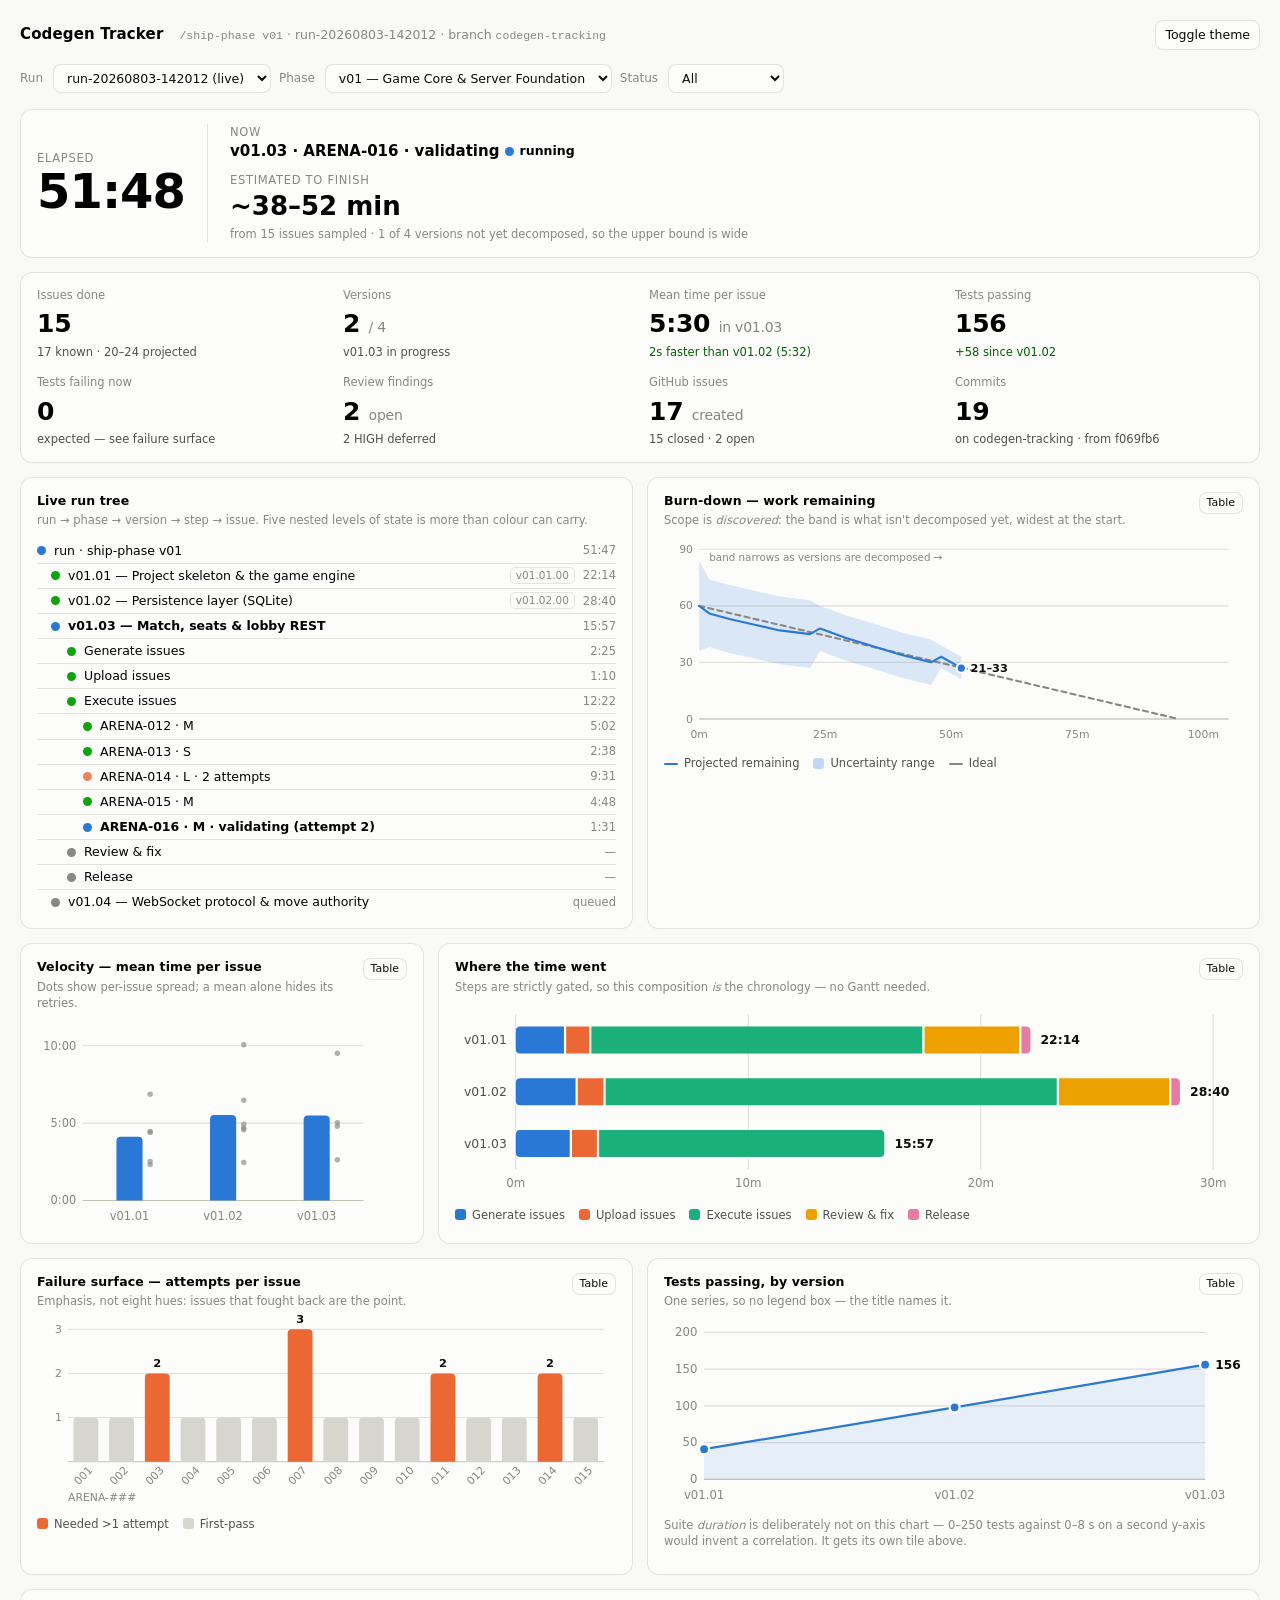
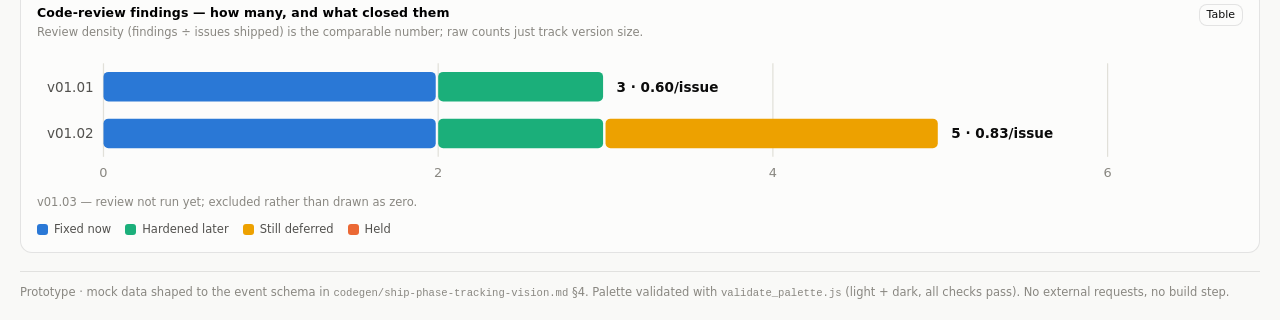
<file: codegen/dashboard/prototype.html>
<!doctype html>
<html lang="en">
<head>
<meta charset="utf-8">
<meta name="viewport" content="width=device-width, initial-scale=1">
<title>Codegen Tracker — /ship-phase v01</title>
<style>
/* ───────────────────────────────────────────────────────────────────────────
   PALETTE — validated with dataviz/scripts/validate_palette.js
     light  #2a78d6,#eb6834,#1baf7a,#eda100,#e87ba4  → ALL PASS
            (contrast WARN on aqua/yellow/magenta → relief: direct labels + table view)
     dark   #3987e5,#d95926,#199e70,#c98500,#d55181  → ALL PASS
   Dark steps are selected for the dark surface, not an automatic flip.
   ─────────────────────────────────────────────────────────────────────────── */
.viz-root{
  color-scheme: light;
  --surface-1:#fcfcfb; --plane:#f9f9f7;
  --text-primary:#0b0b0b; --text-secondary:#52514e; --text-muted:#898781;
  --grid:#e1e0d9; --axis:#c3c2b7; --border:rgba(11,11,11,.10);
  --series-1:#2a78d6; --series-2:#eb6834; --series-3:#1baf7a;
  --series-4:#eda100; --series-5:#e87ba4;
  --seq-200:#9ec5f4; --seq-350:#5598e7; --seq-450:#2a78d6; --seq-600:#184f95;
  --deemph:#d6d5cf;
  --good:#0ca30c; --warning:#fab219; --serious:#ec835a; --critical:#d03b3b;
  --delta-good:#006300;
}
@media (prefers-color-scheme: dark){
  :root:where(:not([data-theme="light"])) .viz-root{
    color-scheme: dark;
    --surface-1:#1a1a19; --plane:#0d0d0d;
    --text-primary:#ffffff; --text-secondary:#c3c2b7; --text-muted:#898781;
    --grid:#2c2c2a; --axis:#383835; --border:rgba(255,255,255,.10);
    --series-1:#3987e5; --series-2:#d95926; --series-3:#199e70;
    --series-4:#c98500; --series-5:#d55181;
    --seq-200:#184f95; --seq-350:#256abf; --seq-450:#3987e5; --seq-600:#9ec5f4;
    --deemph:#3a3a37;
    --delta-good:#0ca30c;
  }
}
:root[data-theme="dark"] .viz-root{
  color-scheme: dark;
  --surface-1:#1a1a19; --plane:#0d0d0d;
  --text-primary:#ffffff; --text-secondary:#c3c2b7; --text-muted:#898781;
  --grid:#2c2c2a; --axis:#383835; --border:rgba(255,255,255,.10);
  --series-1:#3987e5; --series-2:#d95926; --series-3:#199e70;
  --series-4:#c98500; --series-5:#d55181;
  --seq-200:#184f95; --seq-350:#256abf; --seq-450:#3987e5; --seq-600:#9ec5f4;
  --deemph:#3a3a37;
  --delta-good:#0ca30c;
}

*{box-sizing:border-box}
body{margin:0;background:var(--plane);color:var(--text-primary);
  font-family:system-ui,-apple-system,"Segoe UI",Roboto,sans-serif;font-size:14px;line-height:1.45}
.viz-root{background:var(--plane);min-height:100vh;padding:20px}
.wrap{max-width:1240px;margin:0 auto}

/* header + filters ------------------------------------------------------- */
.topbar{display:flex;flex-wrap:wrap;align-items:baseline;gap:10px 16px;margin-bottom:14px}
.topbar h1{font-size:15px;font-weight:600;margin:0;letter-spacing:.01em}
.topbar .sub{color:var(--text-muted);font-size:12.5px}
.spacer{flex:1}
/* One filter row, above everything it scopes — never per-chart. */
.filters{display:flex;flex-wrap:wrap;gap:8px;align-items:center;margin-bottom:16px}
.filters label{color:var(--text-muted);font-size:12px;margin-right:2px}
select,.btn{font:inherit;font-size:12.5px;color:var(--text-primary);background:var(--surface-1);
  border:1px solid var(--border);border-radius:8px;padding:5px 9px;cursor:pointer}
.btn[aria-pressed="true"]{background:var(--seq-200);border-color:transparent}

/* cards ------------------------------------------------------------------ */
.grid{display:grid;grid-template-columns:repeat(12,1fr);gap:14px}
.card{background:var(--surface-1);border:1px solid var(--border);border-radius:12px;padding:14px 16px;min-width:0}
.card h2{font-size:12.5px;font-weight:600;margin:0 0 2px;letter-spacing:.01em}
.card .note{color:var(--text-muted);font-size:11.5px;margin:0 0 10px}
.c12{grid-column:span 12}.c8{grid-column:span 8}.c6{grid-column:span 6}.c4{grid-column:span 4}
@media(max-width:900px){.c8,.c6,.c4{grid-column:span 12}}

/* hero ------------------------------------------------------------------- */
.hero{display:flex;flex-wrap:wrap;gap:22px;align-items:center}
.hero .now{font-size:15px;font-weight:600}
.hero .elapsed{font-size:48px;font-weight:600;letter-spacing:-.02em;line-height:1.05}
.hero .lbl{color:var(--text-muted);font-size:11.5px;text-transform:uppercase;letter-spacing:.06em}
.eta{border-left:1px solid var(--border);padding-left:22px}
.eta .val{font-size:26px;font-weight:600}
/* Status = icon + label + color. Never colour alone. */
.status{display:inline-flex;align-items:center;gap:6px;font-size:12.5px;font-weight:600}
.dot{width:9px;height:9px;border-radius:50%;flex:none}
.s-run .dot{background:var(--series-1);animation:pulse 1.6s ease-in-out infinite}
.s-ok  .dot{background:var(--good)} .s-fail .dot{background:var(--critical)}
.s-held .dot{background:var(--serious)} .s-skip .dot{background:var(--text-muted)}
@keyframes pulse{0%,100%{opacity:1}50%{opacity:.35}}
/* The status word always carries the state; the pulse is decoration only. */
@media (prefers-reduced-motion: reduce){
  *{animation:none !important;transition:none !important}
}
/* Visible focus for keyboard users on every interactive mark. */
.hit:focus-visible,.btn:focus-visible,select:focus-visible{
  outline:2px solid var(--series-1);outline-offset:2px}

/* KPI tiles -------------------------------------------------------------- */
.kpis{display:grid;grid-template-columns:repeat(4,1fr);gap:14px 18px}
@media(max-width:1000px){.kpis{grid-template-columns:repeat(2,1fr)}}
@media(max-width:620px){.kpis{grid-template-columns:repeat(2,1fr)}}
.kpi .lbl{color:var(--text-muted);font-size:11.5px;margin-bottom:3px}
.kpi .val{font-size:25px;font-weight:600;letter-spacing:-.01em}
.kpi .val small{font-size:14px;font-weight:500;color:var(--text-muted)}
.kpi .delta{font-size:11.5px;color:var(--text-secondary);margin-top:1px}
.kpi .delta.up{color:var(--delta-good)}

/* tree ------------------------------------------------------------------- */
.tree{font-size:12.5px}
.tnode{display:flex;align-items:center;gap:8px;padding:3px 0;border-bottom:1px solid var(--grid)}
.tnode:last-child{border-bottom:0}
.tname{flex:1;min-width:0;overflow:hidden;text-overflow:ellipsis;white-space:nowrap}
.tdur{color:var(--text-muted);font-variant-numeric:tabular-nums;font-size:11.5px}
.d1{padding-left:14px}.d2{padding-left:30px}.d3{padding-left:46px}
.tnode.active .tname{font-weight:600}
.tag{font-size:10.5px;color:var(--text-muted);border:1px solid var(--border);border-radius:5px;padding:0 5px}

/* charts ----------------------------------------------------------------- */
svg{display:block;width:100%;height:auto;overflow:visible}
.ax{font-size:10.5px;fill:var(--text-muted);font-variant-numeric:tabular-nums}
.axl{font-size:11px;fill:var(--text-secondary)}
.dlabel{font-size:11px;fill:var(--text-primary);font-weight:600}
.gridline{stroke:var(--grid);stroke-width:1}
.axisline{stroke:var(--axis);stroke-width:1}
.legend{display:flex;flex-wrap:wrap;gap:4px 14px;margin-top:10px;font-size:11.5px;color:var(--text-secondary)}
.legend span{display:inline-flex;align-items:center;gap:6px}
.key{width:11px;height:11px;border-radius:3px;flex:none}
.key.line{height:2px;border-radius:2px;width:14px}

/* table view (the WCAG-clean twin every chart needs) --------------------- */
table{border-collapse:collapse;width:100%;font-size:12px;margin-top:8px}
th,td{text-align:right;padding:4px 8px;border-bottom:1px solid var(--grid);font-variant-numeric:tabular-nums}
th:first-child,td:first-child{text-align:left;font-variant-numeric:normal}
th{color:var(--text-muted);font-weight:500}
[hidden]{display:none !important}
.cardhead{display:flex;align-items:flex-start;gap:10px}
.cardhead .spacer{flex:1}
.tv{font-size:11px;padding:2px 7px}

/* tooltip ---------------------------------------------------------------- */
#tip{position:fixed;z-index:50;pointer-events:none;opacity:0;transition:opacity .09s;
  background:var(--surface-1);border:1px solid var(--border);border-radius:8px;padding:7px 9px;
  box-shadow:0 6px 22px rgba(0,0,0,.16);font-size:12px;max-width:250px}
#tip .v{font-weight:600;font-size:13px}
#tip .r{display:flex;align-items:center;gap:6px;color:var(--text-secondary);margin-top:2px}
#tip .lk{width:12px;height:2px;border-radius:2px;flex:none}
.hit{fill:transparent;cursor:pointer}
.mark:hover,.mark:focus{filter:brightness(1.12)}
footer{color:var(--text-muted);font-size:11.5px;margin-top:18px;padding-top:12px;border-top:1px solid var(--border)}
code{font-family:ui-monospace,SFMono-Regular,Menlo,monospace;font-size:.92em}
</style>
</head>
<body>
<div class="viz-root">
<div class="wrap">

  <div class="topbar">
    <h1>Codegen Tracker</h1>
    <span class="sub"><code>/ship-phase v01</code> · run-20260803-142012 · branch <code>codegen-tracking</code></span>
    <span class="spacer"></span>
    <button class="btn" id="theme">Toggle theme</button>
  </div>

  <!-- ONE filter row, scoping everything below. Never inside a chart card. -->
  <div class="filters">
    <label for="f-run">Run</label>
    <select id="f-run"><option>run-20260803-142012 (live)</option><option>run-20260802-091500</option><option>Compare last 5 runs…</option></select>
    <label for="f-phase">Phase</label>
    <select id="f-phase"><option>v01 — Game Core &amp; Server Foundation</option><option>All phases</option></select>
    <label for="f-status">Status</label>
    <select id="f-status"><option>All</option><option>Failed only</option><option>Retried only</option></select>
  </div>

  <div class="grid">

    <!-- 1 · RUN HEADER — hero figure, not a chart -->
    <div class="card c12">
      <div class="hero">
        <div>
          <div class="lbl">Elapsed</div>
          <div class="elapsed" id="h-elapsed">51:47</div>
        </div>
        <div class="eta">
          <div class="lbl">Now</div>
          <div class="now">v01.03 · ARENA-016 · validating <span class="status s-run"><span class="dot"></span>running</span></div>
          <div class="lbl" style="margin-top:9px">Estimated to finish</div>
          <!-- ETA is a RANGE, never a point. Blank until ≥1 version has finished. -->
          <div class="val" id="h-eta">~38–52 min</div>
          <div class="sub" style="color:var(--text-muted);font-size:11.5px">
            from 15 issues sampled · 1 of 4 versions not yet decomposed, so the upper bound is wide
          </div>
        </div>
      </div>
    </div>

    <!-- 2 · KPI ROW — stat tiles -->
    <div class="card c12">
      <div class="kpis" id="kpis"></div>
    </div>

    <!-- 3 · LIVE TREE — the primary panel; a tree, not a chart -->
    <div class="card c6">
      <div class="cardhead"><div>
        <h2>Live run tree</h2>
        <p class="note">run → phase → version → step → issue. Five nested levels of state is more than colour can carry.</p>
      </div></div>
      <div class="tree" id="tree"></div>
    </div>

    <!-- 4 · BURN-DOWN -->
    <div class="card c6">
      <div class="cardhead">
        <div>
          <h2>Burn-down — work remaining</h2>
          <p class="note">Scope is <em>discovered</em>: the band is what isn't decomposed yet, widest at the start.</p>
        </div>
        <span class="spacer"></span>
        <button class="btn tv" data-tv="tv-burn" aria-pressed="false">Table</button>
      </div>
      <div id="c-burn"></div>
      <div class="legend">
        <span><i class="key line" style="background:var(--series-1)"></i>Projected remaining</span>
        <span><i class="key" style="background:var(--series-1);opacity:.28"></i>Uncertainty range</span>
        <span><i class="key line" style="background:var(--text-muted)"></i>Ideal</span>
      </div>
      <div id="tv-burn" hidden></div>
    </div>

    <!-- 5 · VELOCITY -->
    <div class="card c4">
      <div class="cardhead">
        <div><h2>Velocity — mean time per issue</h2>
        <p class="note">Dots show per-issue spread; a mean alone hides its retries.</p></div>
        <span class="spacer"></span>
        <button class="btn tv" data-tv="tv-vel" aria-pressed="false">Table</button>
      </div>
      <div id="c-vel"></div>
      <div id="tv-vel" hidden></div>
    </div>

    <!-- 6 · WHERE TIME WENT -->
    <div class="card c8">
      <div class="cardhead">
        <div><h2>Where the time went</h2>
        <p class="note">Steps are strictly gated, so this composition <em>is</em> the chronology — no Gantt needed.</p></div>
        <span class="spacer"></span>
        <button class="btn tv" data-tv="tv-time" aria-pressed="false">Table</button>
      </div>
      <div id="c-time"></div>
      <div class="legend" id="l-time"></div>
      <div id="tv-time" hidden></div>
    </div>

    <!-- 7 · FAILURE SURFACE -->
    <div class="card c6">
      <div class="cardhead">
        <div><h2>Failure surface — attempts per issue</h2>
        <p class="note">Emphasis, not eight hues: issues that fought back are the point.</p></div>
        <span class="spacer"></span>
        <button class="btn tv" data-tv="tv-fail" aria-pressed="false">Table</button>
      </div>
      <div id="c-fail"></div>
      <div class="legend">
        <span><i class="key" style="background:var(--series-2)"></i>Needed &gt;1 attempt</span>
        <span><i class="key" style="background:var(--deemph)"></i>First-pass</span>
      </div>
      <div id="tv-fail" hidden></div>
    </div>

    <!-- 8 · SUITE TRAJECTORY -->
    <div class="card c6">
      <div class="cardhead">
        <div><h2>Tests passing, by version</h2>
        <p class="note">One series, so no legend box — the title names it.</p></div>
        <span class="spacer"></span>
        <button class="btn tv" data-tv="tv-suite" aria-pressed="false">Table</button>
      </div>
      <div id="c-suite"></div>
      <p class="note" style="margin-top:8px">
        Suite <em>duration</em> is deliberately not on this chart — 0–250 tests against 0–8 s on a second
        y-axis would invent a correlation. It gets its own tile above.
      </p>
      <div id="tv-suite" hidden></div>
    </div>

    <!-- 9 · QUALITY FLOW -->
    <div class="card c12">
      <div class="cardhead">
        <div><h2>Code-review findings — how many, and what closed them</h2>
        <p class="note">Review density (findings ÷ issues shipped) is the comparable number; raw counts just track version size.</p></div>
        <span class="spacer"></span>
        <button class="btn tv" data-tv="tv-q" aria-pressed="false">Table</button>
      </div>
      <div id="c-q"></div>
      <div class="legend" id="l-q"></div>
      <div id="tv-q" hidden></div>
    </div>

  </div>

  <footer>
    Prototype · mock data shaped to the event schema in
    <code>codegen/ship-phase-tracking-vision.md</code> §4. Palette validated with
    <code>validate_palette.js</code> (light + dark, all checks pass). No external requests, no build step.
  </footer>
</div>
</div>
<div id="tip" role="status" aria-live="polite"></div>

<script>
/* ── mock run, shaped exactly like the event log would reduce to ─────────── */
const V = [
  {id:'v01.01', title:'Project skeleton & the game engine', status:'ok',   tag:'v01.01.00',
   steps:{generate:130,upload:65,execute:860,review:250,release:29}, tests:41,  issues:5,
   find:{fixnow:2,hard:1,defer:0,held:0}},
  {id:'v01.02', title:'Persistence layer (SQLite)',         status:'ok',   tag:'v01.02.00',
   steps:{generate:160,upload:72,execute:1170,review:290,release:28}, tests:98, issues:6,
   find:{fixnow:2,hard:1,defer:2,held:0}},
  {id:'v01.03', title:'Match, seats & lobby REST',          status:'run',  tag:null,
   steps:{generate:145,upload:70,execute:742,review:0,release:0},   tests:156, issues:6,
   find:{fixnow:0,hard:0,defer:0,held:0}},
  {id:'v01.04', title:'WebSocket protocol & move authority',status:'todo', tag:null,
   steps:null, tests:null, issues:5, find:null}
];
const ISSUES = [
  {id:'ARENA-001',v:'v01.01',size:'M',dur:268,att:1}, {id:'ARENA-002',v:'v01.01',size:'S',dur:151,att:1},
  {id:'ARENA-003',v:'v01.01',size:'M',dur:412,att:2}, {id:'ARENA-004',v:'v01.01',size:'S',dur:139,att:1},
  {id:'ARENA-005',v:'v01.01',size:'M',dur:264,att:1},
  {id:'ARENA-006',v:'v01.02',size:'M',dur:281,att:1}, {id:'ARENA-007',v:'v01.02',size:'L',dur:604,att:3},
  {id:'ARENA-008',v:'v01.02',size:'S',dur:147,att:1}, {id:'ARENA-009',v:'v01.02',size:'M',dur:296,att:1},
  {id:'ARENA-010',v:'v01.02',size:'M',dur:274,att:1}, {id:'ARENA-011',v:'v01.02',size:'M',dur:389,att:2},
  {id:'ARENA-012',v:'v01.03',size:'M',dur:302,att:1}, {id:'ARENA-013',v:'v01.03',size:'S',dur:158,att:1},
  {id:'ARENA-014',v:'v01.03',size:'L',dur:571,att:2}, {id:'ARENA-015',v:'v01.03',size:'M',dur:288,att:1}
];
const REPO = {branch:'codegen-tracking', head:'f069fb6', remote:'origin',
              created:17, closed:15, commits:19};
// v01.04 is NOT decomposed yet — its issue count does not exist.
const DECOMPOSED = ['v01.01','v01.02','v01.03'];
const EST_LO=3, EST_HI=7;                     // roadmap band per undecomposed version
const STEPS = [['generate','Generate issues',1],['upload','Upload issues',2],
               ['execute','Execute issues',3],['review','Review & fix',4],['release','Release',5]];
const QSEG  = [['fixnow','Fixed now',1],['hard','Hardened later',3],['defer','Still deferred',4],['held','Held',2]];

const S=v=>`var(--series-${v})`;
const mmss=s=>`${Math.floor(s/60)}:${String(Math.round(s%60)).padStart(2,'0')}`;
const W=v=>({S:1,M:3,L:5})[v.size];
const el=(id)=>document.getElementById(id);
const svg=(w,h)=>`<svg viewBox="0 0 ${w} ${h}" role="img">`;

/* ── tooltip: textContent only — labels are untrusted data ──────────────── */
const tip=el('tip');
function showTip(e,title,rows){
  tip.textContent='';
  const t=document.createElement('div'); t.className='v'; t.textContent=title; tip.appendChild(t);
  rows.forEach(([label,val,color])=>{
    const r=document.createElement('div'); r.className='r';
    if(color){const k=document.createElement('i');k.className='lk';k.style.background=color;r.appendChild(k);}
    const s=document.createElement('span'); s.textContent=label+' '+val; r.appendChild(s);
    tip.appendChild(r);
  });
  tip.style.opacity='1';
  const pad=14, w=tip.offsetWidth, h=tip.offsetHeight;
  tip.style.left=Math.min(e.clientX+pad, innerWidth-w-8)+'px';
  tip.style.top =Math.max(8, e.clientY-h-pad)+'px';
}
const hideTip=()=>tip.style.opacity='0';
function bind(node,title,rows){
  node.addEventListener('pointermove',e=>showTip(e,title,rows));
  node.addEventListener('pointerleave',hideTip);
  node.addEventListener('focus',e=>{const r=node.getBoundingClientRect();
    showTip({clientX:r.left+r.width/2,clientY:r.top},title,rows);});
  node.addEventListener('blur',hideTip);
  node.setAttribute('tabindex','0');
}

/* ── 2 · KPI tiles ──────────────────────────────────────────────────────── */
const done=ISSUES.length, planned=V.reduce((a,v)=>a+v.issues,0);
const meanIssue=ISSUES.reduce((a,i)=>a+i.dur,0)/done;
const firstPass=Math.round(ISSUES.filter(i=>i.att===1).length/done*100);
const findOpen=V.reduce((a,v)=>a+(v.find?v.find.defer+v.find.held:0),0);
const vmean=id=>{const d=ISSUES.filter(i=>i.v===id);return d.reduce((a,i)=>a+i.dur,0)/d.length;};
const velD=(vmean('v01.03')-vmean('v01.02'))/vmean('v01.02')*100;
const undec = V.filter(v=>!DECOMPOSED.includes(v.id)).length;
const known = V.filter(v=>DECOMPOSED.includes(v.id)).reduce((a,v)=>a+v.issues,0);
const m2=vmean('v01.02'), m3=vmean('v01.03'), diff=Math.round(m2-m3);
el('kpis').innerHTML=[
  ['Issues done',`${done}`,`${known} known · ${known+undec*EST_LO}–${known+undec*EST_HI} projected`,''],
  ['Versions','2 <small>/ 4</small>','v01.03 in progress',''],
  // label names the unit AND the subject; delta names the comparison, shows its value,
  // and states the direction in words — never an arrow alone on a time metric.
  ['Mean time per issue',mmss(m3)+' <small>in v01.03</small>',
     `${Math.abs(diff)}s ${diff>0?'faster':'slower'} than v01.02 (${mmss(m2)})`, diff>0?'up':''],
  ['Tests passing','156','+58 since v01.02','up'],
  ['Tests failing now','0','expected — see failure surface',''],
  ['Review findings','2 <small>open</small>','2 HIGH deferred',''],
  ['GitHub issues',`${REPO.created} <small>created</small>`,`${REPO.closed} closed · ${REPO.created-REPO.closed} open`,''],
  ['Commits',`${REPO.commits}`,`on ${REPO.branch} · from ${REPO.head}`,'']
].map(([l,v,d,c])=>`<div class="kpi"><div class="lbl">${l}</div><div class="val">${v}</div><div class="delta ${c}">${d}</div></div>`).join('');

/* ── 3 · live tree ──────────────────────────────────────────────────────── */
(function(){
  const sc={ok:'s-ok',run:'s-run',todo:'s-skip',fail:'s-fail'};
  const word={ok:'done',run:'running',todo:'queued',fail:'failed'};
  let h=`<div class="tnode"><span class="status s-run"><span class="dot"></span></span>
        <span class="tname">run · ship-phase v01</span><span class="tdur">51:47</span></div>`;
  V.forEach(v=>{
    const total=v.steps?Object.values(v.steps).reduce((a,b)=>a+b,0):null;
    h+=`<div class="tnode d1 ${v.status==='run'?'active':''}">
        <span class="status ${sc[v.status]}"><span class="dot"></span></span>
        <span class="tname">${v.id} — ${v.title}</span>
        ${v.tag?`<span class="tag">${v.tag}</span>`:''}
        <span class="tdur">${total?mmss(total):word[v.status]}</span></div>`;
    if(v.status==='run'){
      STEPS.forEach(([k,label])=>{
        const d=v.steps[k];
        h+=`<div class="tnode d2"><span class="status ${d?'s-ok':'s-skip'}"><span class="dot"></span></span>
            <span class="tname">${label}</span><span class="tdur">${d?mmss(d):'—'}</span></div>`;
        if(k==='execute'){
          ISSUES.filter(i=>i.v===v.id).forEach(i=>{
            h+=`<div class="tnode d3"><span class="status ${i.att>1?'s-held':'s-ok'}"><span class="dot"></span></span>
                <span class="tname">${i.id} · ${i.size}${i.att>1?` · ${i.att} attempts`:''}</span>
                <span class="tdur">${mmss(i.dur)}</span></div>`;
          });
          h+=`<div class="tnode d3 active"><span class="status s-run"><span class="dot"></span></span>
              <span class="tname">ARENA-016 · M · validating (attempt 2)</span><span class="tdur">1:31</span></div>`;
        }
      });
    }
  });
  el('tree').innerHTML=h;
})();

/* ── 4 · burn-down: PROJECTED total (line) + uncertainty range (band) ──────
   Scope is discovered, not declared. Plotting only *known* remaining would drop the
   line to zero at every version boundary — reading as "finished" when it means "the
   next version isn't decomposed yet". So the line is the best estimate of total
   remaining (known + midpoint), and the band is the low–high range. The band is
   widest at t=0, when the total is entirely inference, and narrows as versions land. */
(function(){
  const LO=9, HI=21;                       // points per undecomposed version (3–7 issues × ~3)
  // [elapsed_min, known_points, undecomposed_versions]
  const TL=[[0,0,4],[2,11,3],[6,8,3],[11,5,3],[16,2,3],[22,0,3],
            [24,18,2],[29,13,2],[34,9,2],[40,4,2],[46,0,2],[48,18,1],[52,12,1]];
  const lo=p=>p[1]+p[2]*LO, hi=p=>p[1]+p[2]*HI, mid=p=>(lo(p)+hi(p))/2;
  const W_=560,H=200,L=34,R=14,T=10,B=26, maxX=105, maxY=90;
  const x=v=>L+(v/maxX)*(W_-L-R), y=v=>T+(1-v/maxY)*(H-T-B);
  let s=svg(W_,H);
  [0,30,60,90].forEach(g=>{ s+=`<line class="gridline" x1="${L}" x2="${W_-R}" y1="${y(g)}" y2="${y(g)}"/>
      <text class="ax" x="${L-6}" y="${y(g)+3.5}" text-anchor="end">${g}</text>`; });
  s+=`<line class="axisline" x1="${L}" x2="${W_-R}" y1="${y(0)}" y2="${y(0)}"/>`;
  [0,25,50,75,100].forEach(t=>s+=`<text class="ax" x="${x(t)}" y="${H-8}" text-anchor="middle">${t}m</text>`);
  const up=TL.map(p=>`${x(p[0]).toFixed(1)},${y(hi(p)).toFixed(1)}`).join(' L');
  const dn=TL.slice().reverse().map(p=>`${x(p[0]).toFixed(1)},${y(lo(p)).toFixed(1)}`).join(' L');
  s+=`<path d="M${up} L${dn} Z" fill="${S(1)}" opacity=".16"/>`;
  s+=`<line x1="${x(0)}" y1="${y(mid(TL[0]))}" x2="${x(95)}" y2="${y(0)}"
        stroke="var(--text-muted)" stroke-width="2" stroke-dasharray="5 4" stroke-linecap="round"/>`;
  s+=`<path d="M${TL.map(p=>x(p[0]).toFixed(1)+','+y(mid(p)).toFixed(1)).join(' L')}"
        fill="none" stroke="${S(1)}" stroke-width="2" stroke-linejoin="round" stroke-linecap="round"/>`;
  const lp=TL[TL.length-1];
  s+=`<circle cx="${x(lp[0])}" cy="${y(mid(lp))}" r="4.5" fill="${S(1)}" stroke="var(--surface-1)" stroke-width="2"/>`;
  s+=`<text class="dlabel" x="${x(lp[0])+9}" y="${y(mid(lp))+4}">${lo(lp)}–${hi(lp)}</text>`;
  s+=`<text class="ax" x="${x(2)}" y="${y(84)}" style="font-size:10px">band narrows as versions are decomposed →</text>`;
  TL.forEach((p,i)=>{ s+=`<rect class="hit" data-i="${i}" x="${x(p[0])-11}" y="${T}" width="22" height="${H-T-B}"/>`; });
  s+='</svg>';
  el('c-burn').innerHTML=s;
  el('c-burn').querySelectorAll('.hit').forEach(n=>{
    const p=TL[+n.dataset.i];
    bind(n,`${p[0]} min elapsed`,[
      ['Projected remaining',`${lo(p)}–${hi(p)} pts`,S(1)],
      ['Known (decomposed)',`${p[1]} pts`],
      ['Not yet decomposed',`${p[2]} version${p[2]===1?'':'s'} → +${p[2]*LO}–${p[2]*HI}`]]);
  });
  el('tv-burn').innerHTML='<table><thead><tr><th>Elapsed</th><th>Known</th><th>Undecomposed</th><th>Projected</th></tr></thead><tbody>'
    +TL.map(p=>`<tr><td>${p[0]} min</td><td>${p[1]}</td><td>${p[2]} ver</td><td>${lo(p)}–${hi(p)}</td></tr>`).join('')+'</tbody></table>';
})();

/* ── 5 · velocity ───────────────────────────────────────────────────────── */
(function(){
  const rows=V.filter(v=>v.steps).map(v=>{
    const is=ISSUES.filter(i=>i.v===v.id);
    return {id:v.id, mean:is.reduce((a,i)=>a+i.dur,0)/is.length, pts:is.map(i=>i.dur)};
  });
  const W_=340,H=190,L=42,R=40,T=10,B=26, maxY=650;
  const bw=Math.min(24,(W_-L-R)/rows.length-16);
  const y=v=>T+(1-v/maxY)*(H-T-B);
  let s=svg(W_,H);
  [0,300,600].forEach(g=>{s+=`<line class="gridline" x1="${L}" x2="${W_-R}" y1="${y(g)}" y2="${y(g)}"/>
    <text class="ax" x="${L-6}" y="${y(g)+3.5}" text-anchor="end">${mmss(g)}</text>`;});
  s+=`<line class="axisline" x1="${L}" x2="${W_-R}" y1="${y(0)}" y2="${y(0)}"/>`;
  rows.forEach((r,i)=>{
    const cx=L+(i+.5)*((W_-L-R)/rows.length);
    const h=y(0)-y(r.mean);
    s+=`<path class="mark" d="M${cx-bw/2},${y(0)} L${cx-bw/2},${y(r.mean)+4} q0,-4 4,-4 L${cx+bw/2-4},${y(r.mean)} q4,0 4,4 L${cx+bw/2},${y(0)} Z" fill="${S(1)}"/>`;
    r.pts.forEach(p=>{ s+=`<circle cx="${cx+bw/2+7}" cy="${y(p)}" r="2.5" fill="var(--text-muted)" opacity=".65"/>`; });
    s+=`<text class="ax" x="${cx}" y="${H-8}" text-anchor="middle">${r.id}</text>`;
    s+=`<rect class="hit" x="${cx-bw/2-6}" y="${T}" width="${bw+24}" height="${H-T-B}" data-i="${i}"/>`;
  });
  s+='</svg>'; el('c-vel').innerHTML=s;
  el('c-vel').querySelectorAll('.hit').forEach(n=>{const r=rows[+n.dataset.i];
    bind(n,r.id,[['Mean per issue',mmss(r.mean),S(1)],['Slowest',mmss(Math.max(...r.pts))],['Issues',r.pts.length]]);});
  el('tv-vel').innerHTML='<table><thead><tr><th>Version</th><th>Mean/issue</th><th>Slowest</th></tr></thead><tbody>'
    +rows.map(r=>`<tr><td>${r.id}</td><td>${mmss(r.mean)}</td><td>${mmss(Math.max(...r.pts))}</td></tr>`).join('')+'</tbody></table>';
})();

/* ── 6 · where time went (horizontal stacked bar, 2px surface gaps) ─────── */
(function(){
  const rows=V.filter(v=>v.steps);
  const W_=700,H=170,L=54,R=54,T=8,B=24;
  const maxX=rows.reduce((m,v)=>Math.max(m,Object.values(v.steps).reduce((a,b)=>a+b,0)),0);
  const sx=v=>(v/maxX)*(W_-L-R);
  const bh=Math.min(24,(H-T-B)/rows.length-14);
  let s=svg(W_,H);
  [0,600,1200,1800].forEach(g=>{s+=`<line class="gridline" x1="${L+sx(g)}" x2="${L+sx(g)}" y1="${T}" y2="${H-B}"/>
    <text class="ax" x="${L+sx(g)}" y="${H-8}" text-anchor="middle">${g/60}m</text>`;});
  rows.forEach((v,i)=>{
    const yy=T+i*((H-T-B)/rows.length)+((H-T-B)/rows.length-bh)/2;
    let cx=L, total=0;
    s+=`<text class="axl" x="${L-8}" y="${yy+bh/2+4}" text-anchor="end">${v.id}</text>`;
    STEPS.forEach(([k,label,slot],si)=>{
      const d=v.steps[k]; if(!d) return; total+=d;
      const w=Math.max(0,sx(d)-2); // 2px surface gap does the separating — no borders
      const first=si===0, lastSeg=si===STEPS.length-1||!v.steps[STEPS[si+1][0]];
      const r1=first?4:0, r2=lastSeg?4:0;
      s+=`<path class="mark seg" data-v="${i}" data-k="${k}"
            d="M${cx+r1},${yy} h${Math.max(0,w-r1-r2)} q${r2},0 ${r2},${r2} v${bh-2*r2} q0,${r2} ${-r2},${r2}
               h${-(Math.max(0,w-r1-r2))} q${-r1},0 ${-r1},${-r1} v${-(bh-2*r1)} q0,${-r1} ${r1},${-r1} Z"
            fill="${S(slot)}"/>`;
      cx+=sx(d);
    });
    // direct label at the bar end — relief for the light-mode contrast WARN
    s+=`<text class="dlabel" x="${cx+7}" y="${yy+bh/2+4}">${mmss(total)}</text>`;
  });
  s+='</svg>'; el('c-time').innerHTML=s;
  el('c-time').querySelectorAll('.seg').forEach(n=>{
    const v=rows[+n.dataset.v], k=n.dataset.k, meta=STEPS.find(x=>x[0]===k);
    bind(n,`${v.id} · ${meta[1]}`,[['Duration',mmss(v.steps[k]),S(meta[2])]]);
  });
  el('l-time').innerHTML=STEPS.map(([k,l,slot])=>`<span><i class="key" style="background:${S(slot)}"></i>${l}</span>`).join('');
  el('tv-time').innerHTML='<table><thead><tr><th>Version</th>'+STEPS.map(s2=>`<th>${s2[1]}</th>`).join('')+'<th>Total</th></tr></thead><tbody>'
    +rows.map(v=>`<tr><td>${v.id}</td>${STEPS.map(([k])=>`<td>${v.steps[k]?mmss(v.steps[k]):'—'}</td>`).join('')}<td>${mmss(Object.values(v.steps).reduce((a,b)=>a+b,0))}</td></tr>`).join('')+'</tbody></table>';
})();

/* ── 7 · failure surface (EMPHASIS: retried in accent, rest gray) ───────── */
(function(){
  const W_=560,H=180,L=30,R=12,T=10,B=42, maxY=3;
  const y=v=>T+(1-v/maxY)*(H-T-B);
  const bw=Math.min(24,(W_-L-R)/ISSUES.length-6);
  let s=svg(W_,H);
  [1,2,3].forEach(g=>{s+=`<line class="gridline" x1="${L}" x2="${W_-R}" y1="${y(g)}" y2="${y(g)}"/>
    <text class="ax" x="${L-6}" y="${y(g)+3.5}" text-anchor="end">${g}</text>`;});
  s+=`<line class="axisline" x1="${L}" x2="${W_-R}" y1="${y(0)}" y2="${y(0)}"/>`;
  ISSUES.forEach((it,i)=>{
    const cx=L+(i+.5)*((W_-L-R)/ISSUES.length), hot=it.att>1;
    const yv=y(it.att);
    s+=`<path class="mark" d="M${cx-bw/2},${y(0)} L${cx-bw/2},${yv+4} q0,-4 4,-4 L${cx+bw/2-4},${yv} q4,0 4,4 L${cx+bw/2},${y(0)} Z"
          fill="${hot?S(2):'var(--deemph)'}"/>`;
    if(hot) s+=`<text class="dlabel" x="${cx}" y="${yv-6}" text-anchor="middle">${it.att}</text>`;
    s+=`<text class="ax" x="${cx}" y="${H-26}" text-anchor="middle"
          transform="rotate(-45 ${cx} ${H-26})">${it.id.replace('ARENA-','')}</text>`;
    s+=`<rect class="hit" x="${cx-bw/2-3}" y="${T}" width="${bw+6}" height="${H-T-B}" data-i="${i}"/>`;
  });
  s+=`<text class="ax" x="${L}" y="${H-4}">ARENA-###</text>`;
  s+='</svg>'; el('c-fail').innerHTML=s;
  el('c-fail').querySelectorAll('.hit').forEach(n=>{const it=ISSUES[+n.dataset.i];
    bind(n,it.id+' · '+it.size,it.att>1
      ? [['Attempts',it.att,S(2)],['Duration',mmss(it.dur)],['Attempt 1','3 tests failed · test_reconnect.py']]
      : [['Attempts',it.att,'var(--deemph)'],['Duration',mmss(it.dur)]]);});
  el('tv-fail').innerHTML='<table><thead><tr><th>Issue</th><th>Size</th><th>Attempts</th><th>Duration</th></tr></thead><tbody>'
    +ISSUES.map(i=>`<tr><td>${i.id}</td><td>${i.size}</td><td>${i.att}</td><td>${mmss(i.dur)}</td></tr>`).join('')+'</tbody></table>';
})();

/* ── 8 · suite trajectory (one series, no legend, NO second axis) ───────── */
(function(){
  const pts=V.filter(v=>v.tests!=null).map((v,i)=>[i,v.tests,v.id]);
  const W_=520,H=170,L=36,R=34,T=12,B=26, maxY=200;
  const x=i=>L+(i/(pts.length-1||1))*(W_-L-R), y=v=>T+(1-v/maxY)*(H-T-B);
  let s=svg(W_,H);
  [0,50,100,150,200].forEach(g=>{s+=`<line class="gridline" x1="${L}" x2="${W_-R}" y1="${y(g)}" y2="${y(g)}"/>
    <text class="ax" x="${L-6}" y="${y(g)+3.5}" text-anchor="end">${g}</text>`;});
  s+=`<line class="axisline" x1="${L}" x2="${W_-R}" y1="${y(0)}" y2="${y(0)}"/>`;
  s+=`<path d="M${x(0)},${y(0)} L${pts.map(p=>x(p[0])+','+y(p[1])).join(' L')} L${x(pts.length-1)},${y(0)} Z"
        fill="${S(1)}" opacity=".10"/>`;
  s+=`<path d="M${pts.map(p=>x(p[0])+','+y(p[1])).join(' L')}" fill="none" stroke="${S(1)}"
        stroke-width="2" stroke-linejoin="round" stroke-linecap="round"/>`;
  pts.forEach(p=>{s+=`<circle cx="${x(p[0])}" cy="${y(p[1])}" r="4.5" fill="${S(1)}" stroke="var(--surface-1)" stroke-width="2"/>
    <text class="ax" x="${x(p[0])}" y="${H-8}" text-anchor="middle">${p[2]}</text>`;});
  const lp=pts[pts.length-1];
  s+=`<text class="dlabel" x="${x(lp[0])+9}" y="${y(lp[1])+4}">${lp[1]}</text>`;
  pts.forEach((p,i)=>s+=`<rect class="hit" x="${x(p[0])-18}" y="${T}" width="36" height="${H-T-B}" data-i="${i}"/>`);
  s+='</svg>'; el('c-suite').innerHTML=s;
  el('c-suite').querySelectorAll('.hit').forEach(n=>{const p=pts[+n.dataset.i];
    bind(n,p[2],[['Tests passing',p[1],S(1)],['mypy errors',0]]);});
  el('tv-suite').innerHTML='<table><thead><tr><th>Version</th><th>Tests passing</th></tr></thead><tbody>'
    +pts.map(p=>`<tr><td>${p[2]}</td><td>${p[1]}</td></tr>`).join('')+'</tbody></table>';
})();

/* ── 9 · quality flow ───────────────────────────────────────────────────── */
(function(){
  // Only versions whose review step has actually run. A version at 0 findings because
  // review has not happened yet is not "clean" — rendering it as an empty bar would lie.
  const rows=V.filter(v=>v.find && v.steps && v.steps.review>0);
  const pend=V.filter(v=>v.steps && !v.steps.review).map(v=>v.id);
  const W_=980,H=110,L=54,R=110,T=10,B=24, maxX=6;
  const sx=v=>(v/maxX)*(W_-L-R);
  const bh=Math.min(24,(H-T-B)/rows.length-12);
  let s=svg(W_,H);
  [0,2,4,6].forEach(g=>{s+=`<line class="gridline" x1="${L+sx(g)}" x2="${L+sx(g)}" y1="${T}" y2="${H-B}"/>
    <text class="ax" x="${L+sx(g)}" y="${H-8}" text-anchor="middle">${g}</text>`;});
  rows.forEach((v,i)=>{
    const yy=T+i*((H-T-B)/rows.length)+((H-T-B)/rows.length-bh)/2;
    let cx=L,total=0;
    s+=`<text class="axl" x="${L-8}" y="${yy+bh/2+4}" text-anchor="end">${v.id}</text>`;
    QSEG.forEach(([k,label,slot],si)=>{
      const d=v.find[k]; if(!d) return; total+=d;
      const w=Math.max(0,sx(d)-2);
      s+=`<rect class="mark qs" data-v="${i}" data-k="${k}" x="${cx}" y="${yy}" width="${w}" height="${bh}" rx="4" fill="${S(slot)}"/>`;
      cx+=sx(d);
    });
    const density=(total/v.issues).toFixed(2);
    s+=`<text class="dlabel" x="${cx+9}" y="${yy+bh/2+4}">${total} · ${density}/issue</text>`;
  });
  s+='</svg>';
  el('c-q').innerHTML=s+(pend.length?`<p class="note" style="margin:8px 0 0">${pend.join(', ')} — review not run yet; excluded rather than drawn as zero.</p>`:'');
  el('c-q').querySelectorAll('.qs').forEach(n=>{
    const v=rows[+n.dataset.v], k=n.dataset.k, m=QSEG.find(x=>x[0]===k);
    bind(n,`${v.id} · ${m[1]}`,[['Findings',v.find[k],S(m[2])]]);});
  el('l-q').innerHTML=QSEG.map(([k,l,slot])=>`<span><i class="key" style="background:${S(slot)}"></i>${l}</span>`).join('');
  el('tv-q').innerHTML='<table><thead><tr><th>Version</th>'+QSEG.map(q=>`<th>${q[1]}</th>`).join('')+'<th>Per issue</th></tr></thead><tbody>'
    +rows.map(v=>{const t=QSEG.reduce((a,[k])=>a+v.find[k],0);
      return `<tr><td>${v.id}</td>${QSEG.map(([k])=>`<td>${v.find[k]}</td>`).join('')}<td>${(t/v.issues).toFixed(2)}</td></tr>`;}).join('')+'</tbody></table>';
})();

/* ── table-view toggles + theme ─────────────────────────────────────────── */
document.querySelectorAll('.tv').forEach(b=>b.addEventListener('click',()=>{
  const t=el(b.dataset.tv), on=b.getAttribute('aria-pressed')==='true';
  b.setAttribute('aria-pressed',String(!on)); t.hidden=on;
  b.previousElementSibling; // chart stays visible — the table is a twin, not a replacement
}));
el('theme').addEventListener('click',()=>{
  const cur=document.documentElement.getAttribute('data-theme');
  const sysDark=matchMedia('(prefers-color-scheme: dark)').matches;
  document.documentElement.setAttribute('data-theme', cur? (cur==='dark'?'light':'dark') : (sysDark?'light':'dark'));
});

/* live clock, so the prototype reads as a live view */
let t=51*60+47;
setInterval(()=>{t++; el('h-elapsed').textContent=mmss(t);},1000);
</script>
</body>
</html>
</file>
